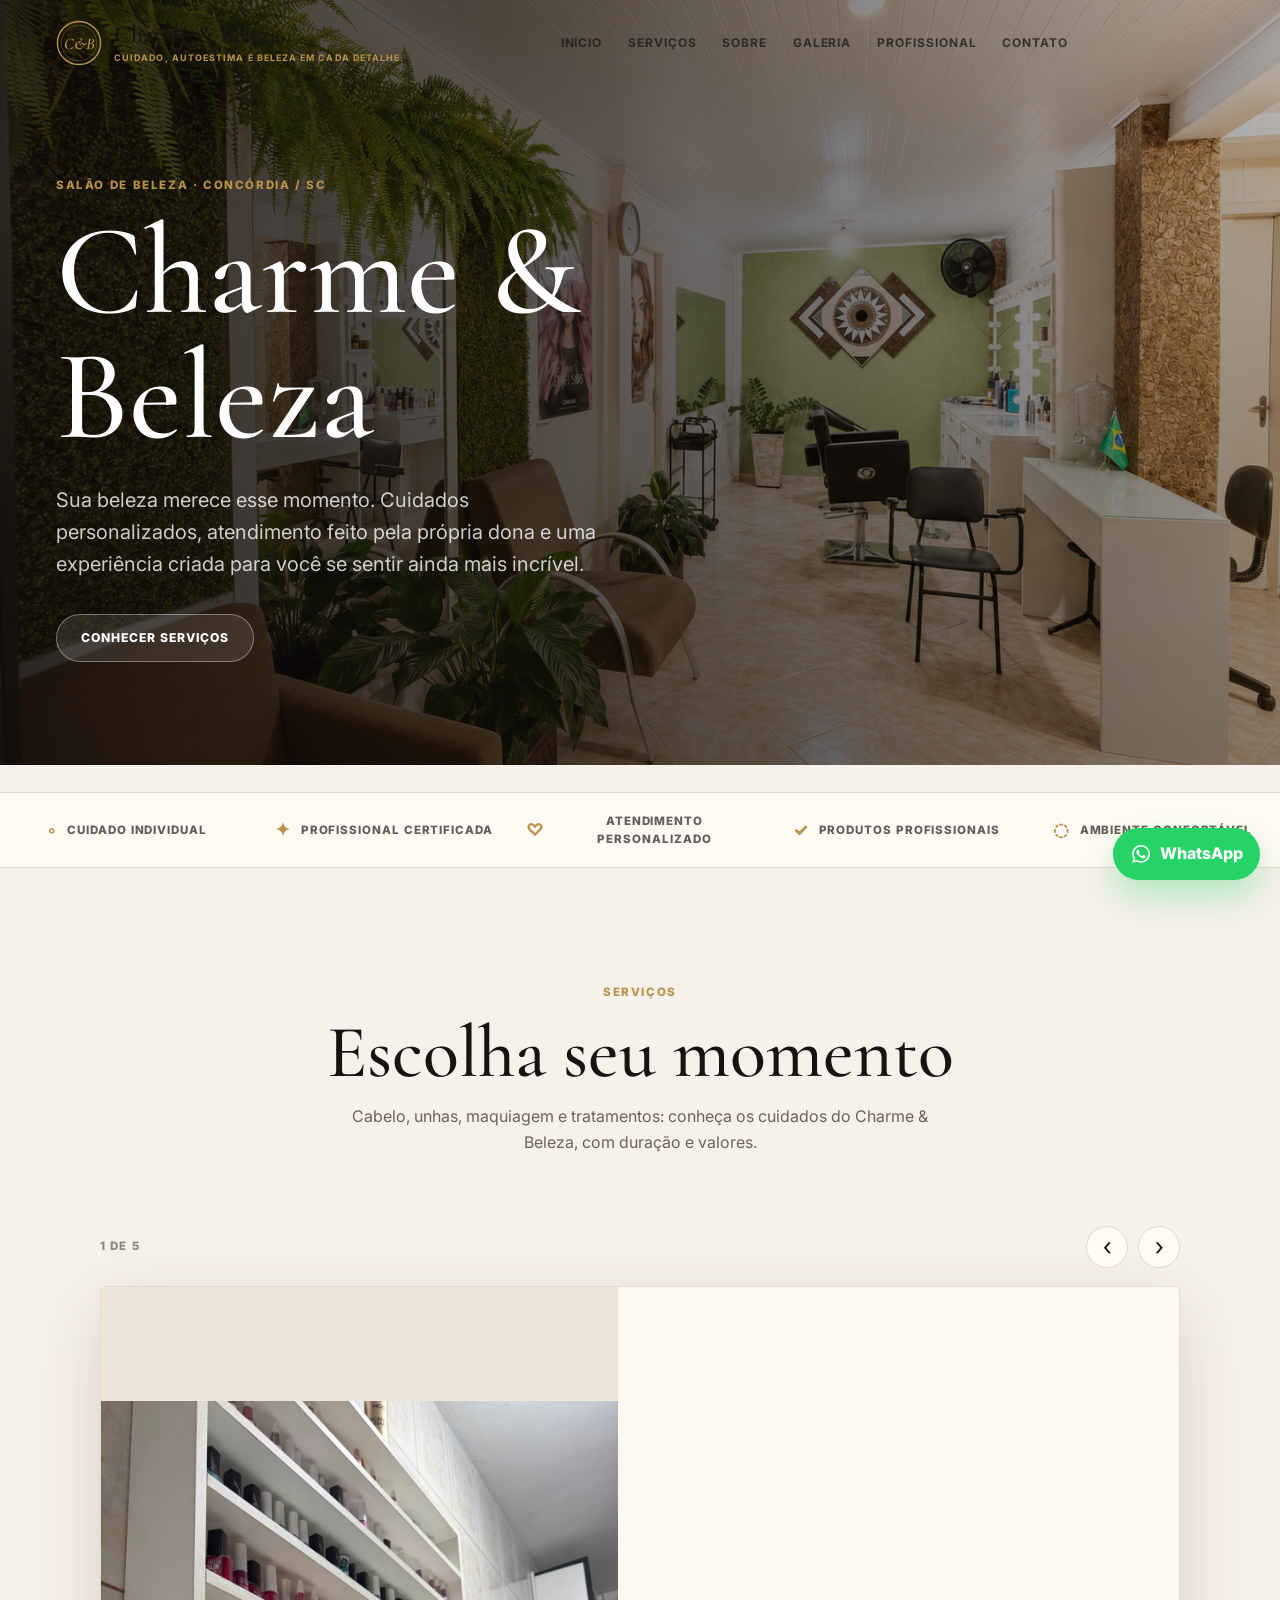
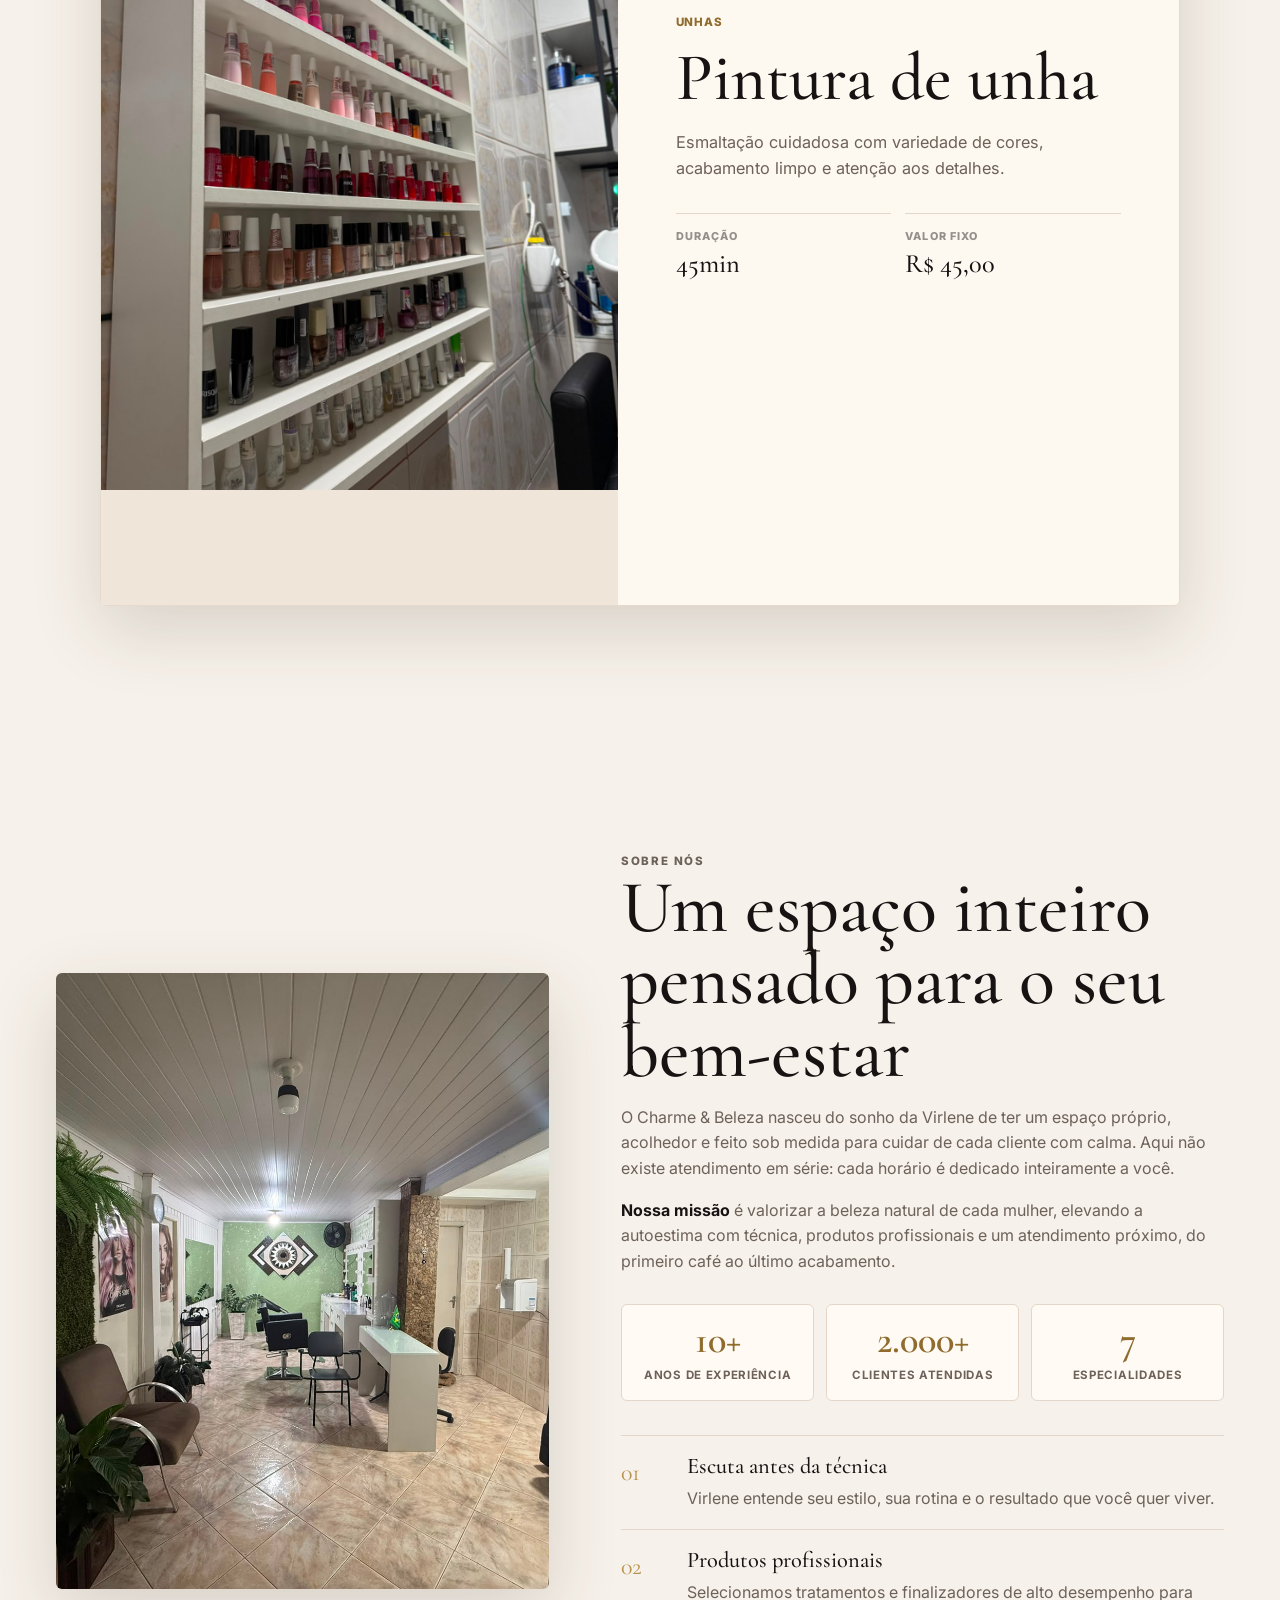
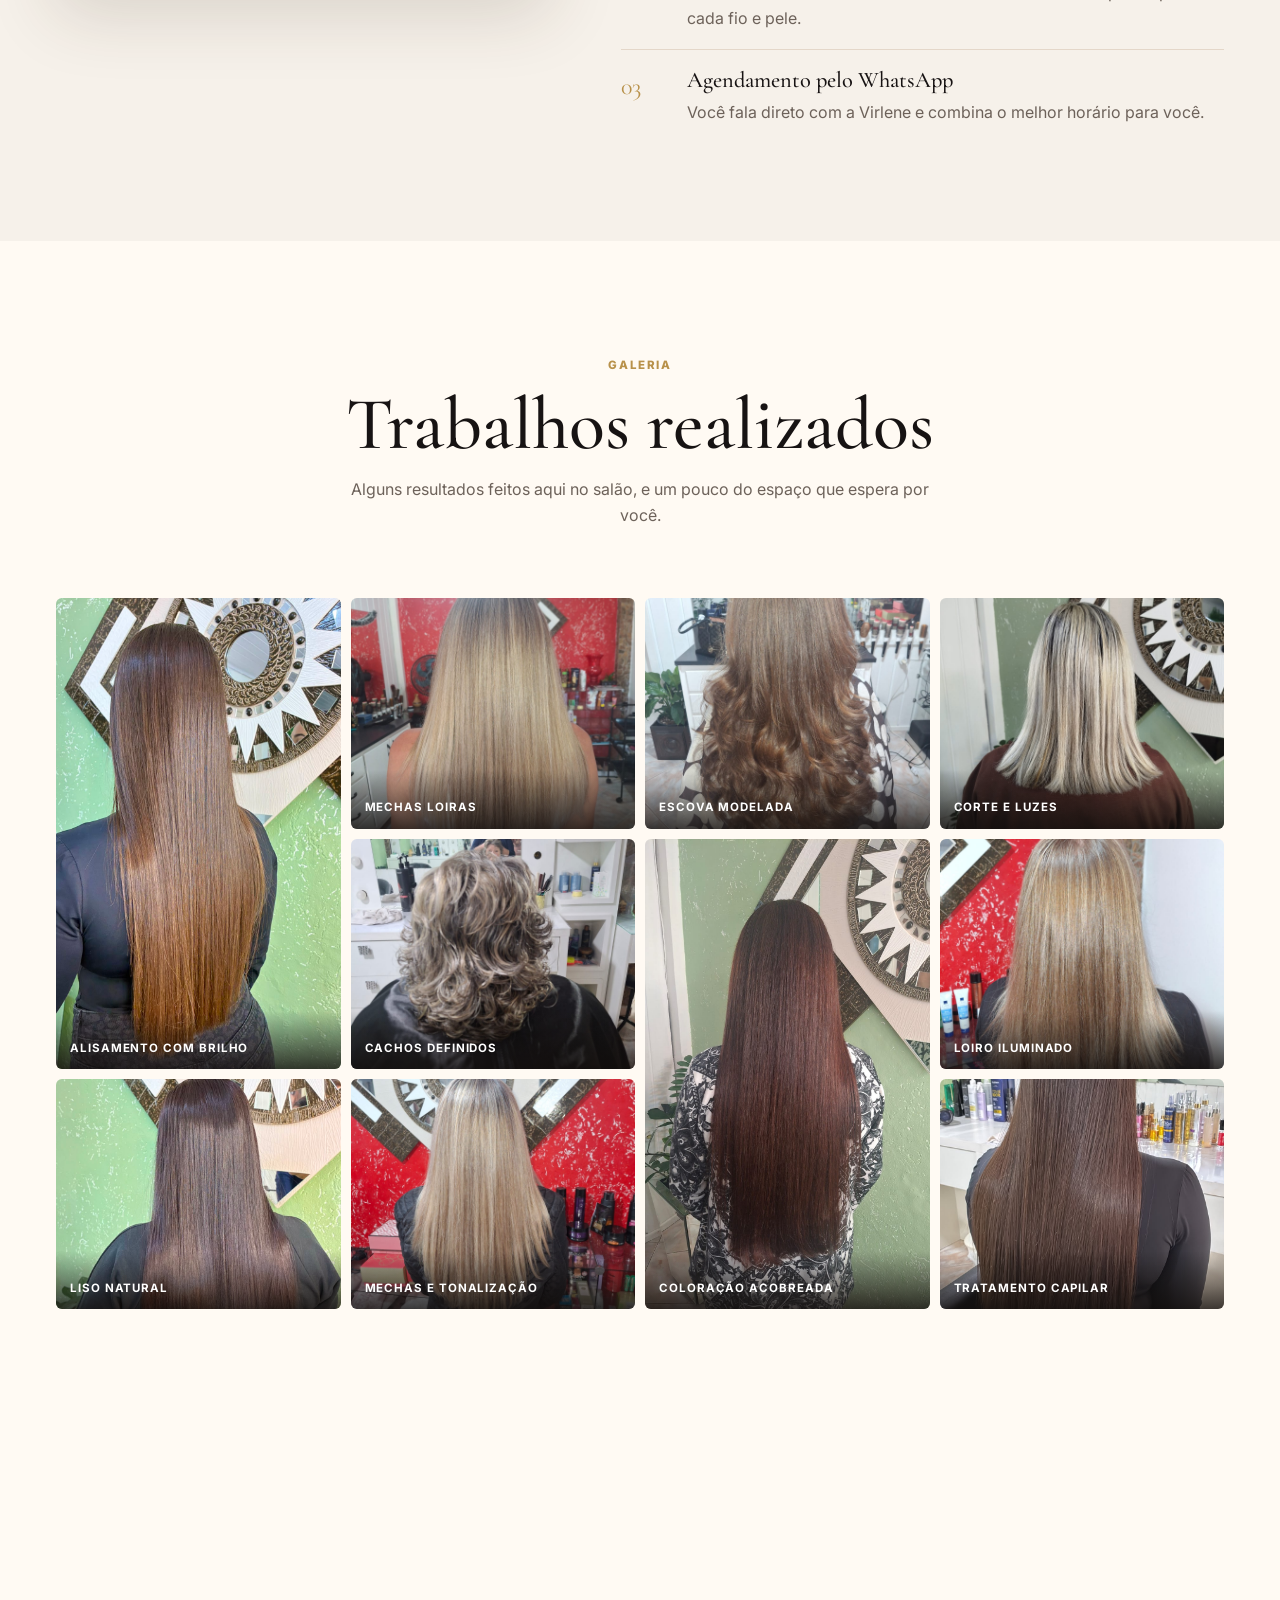
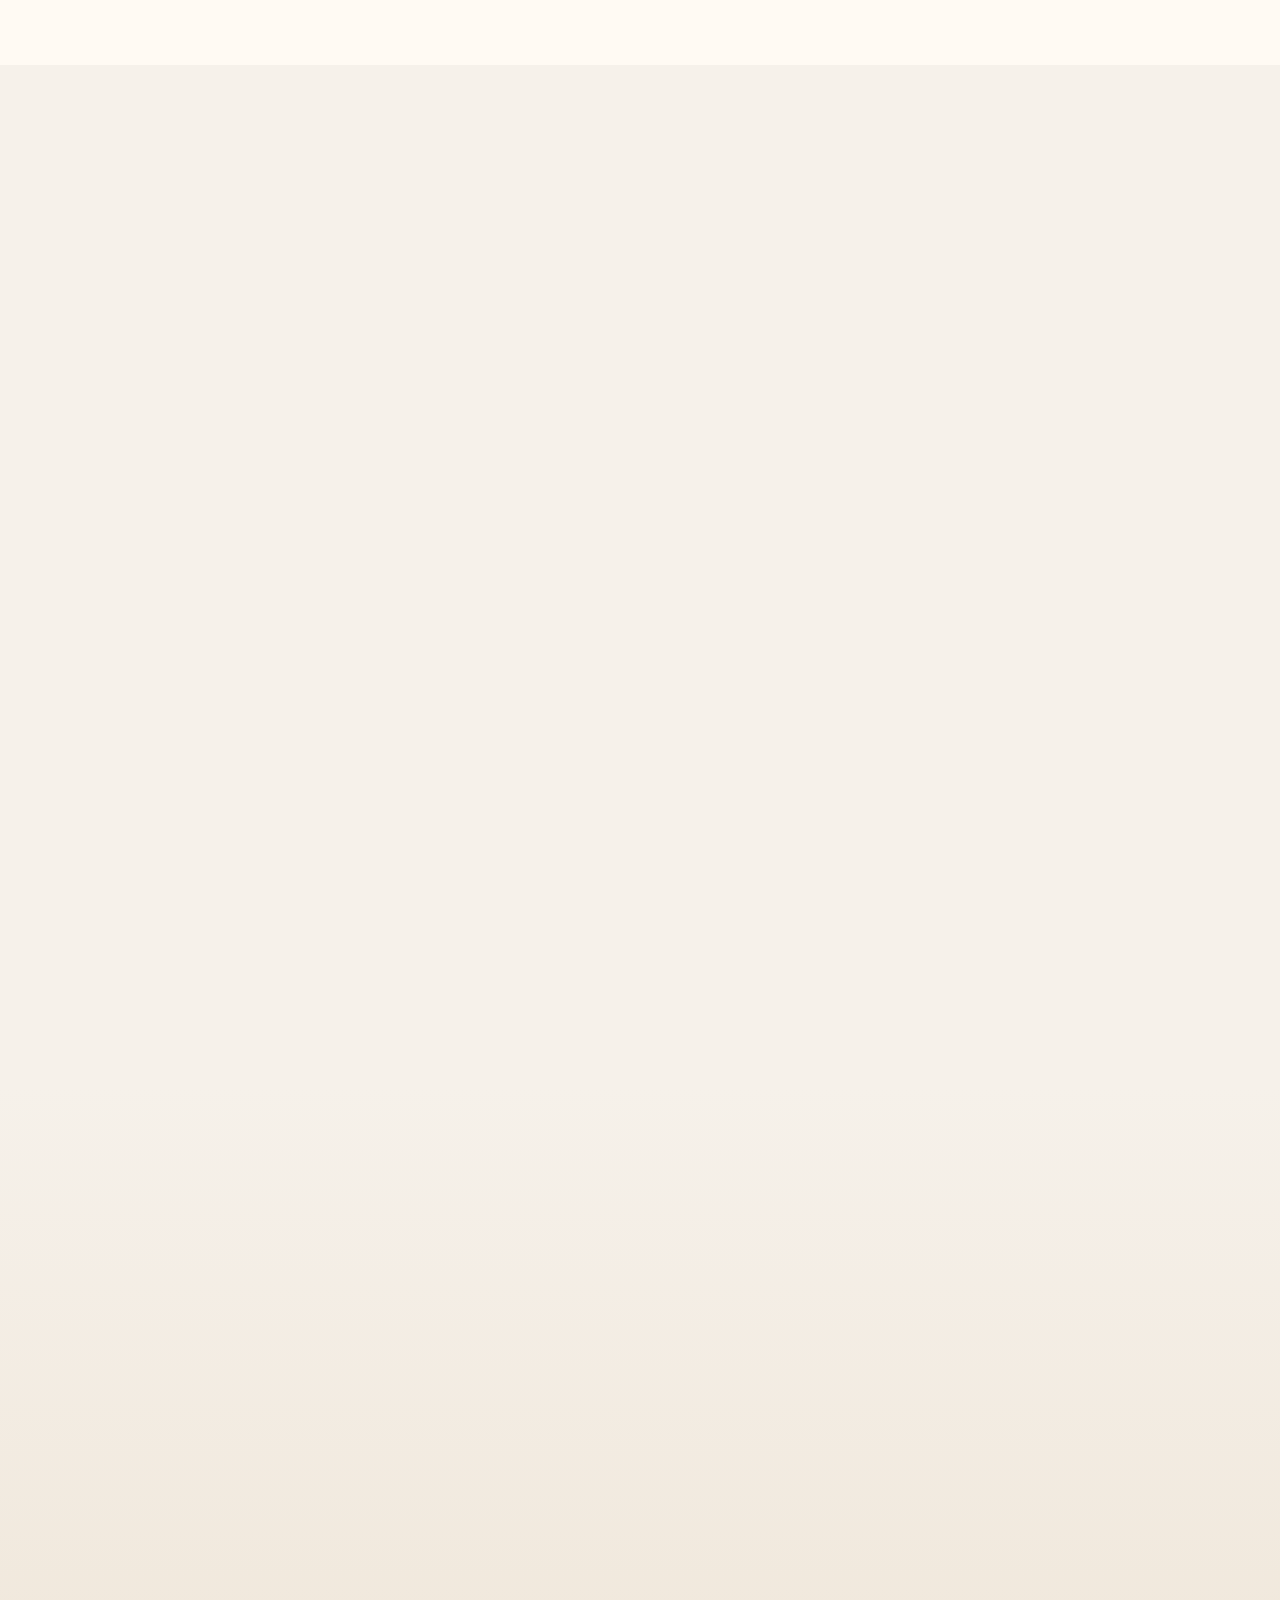
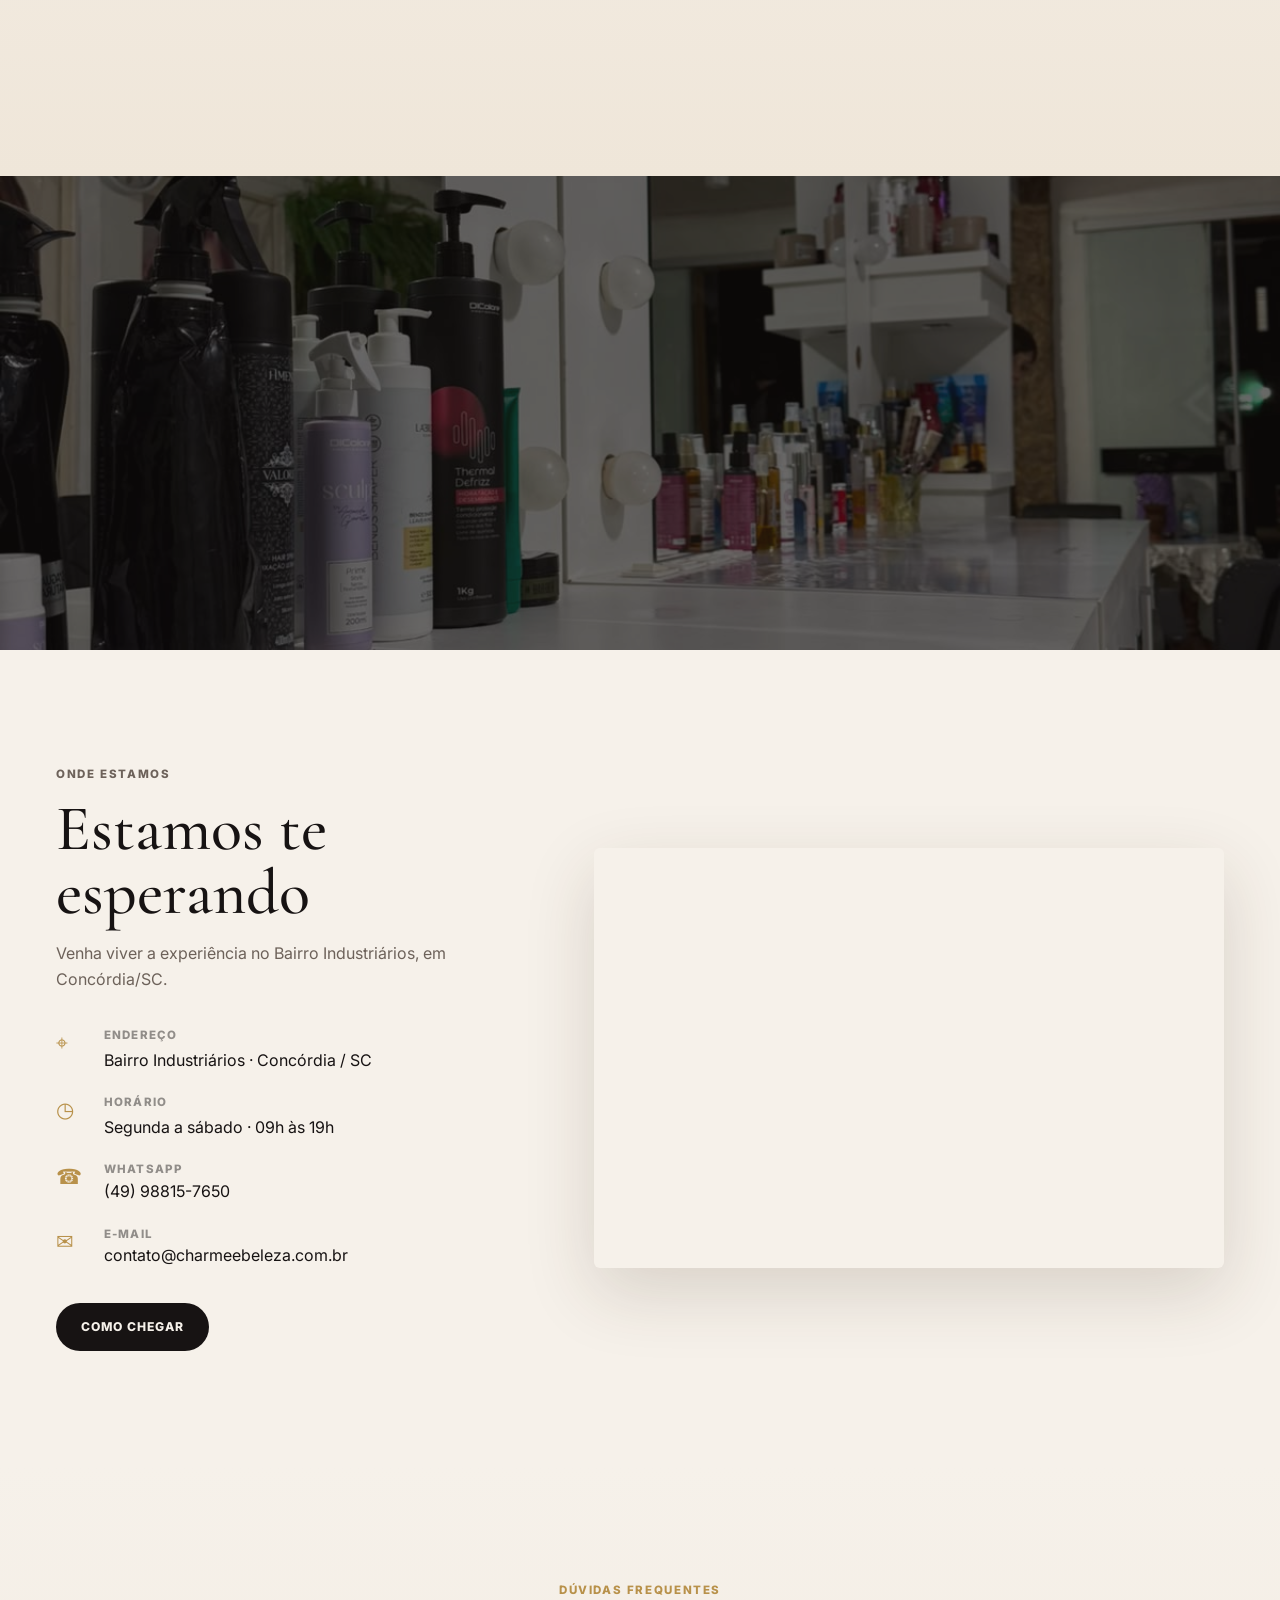
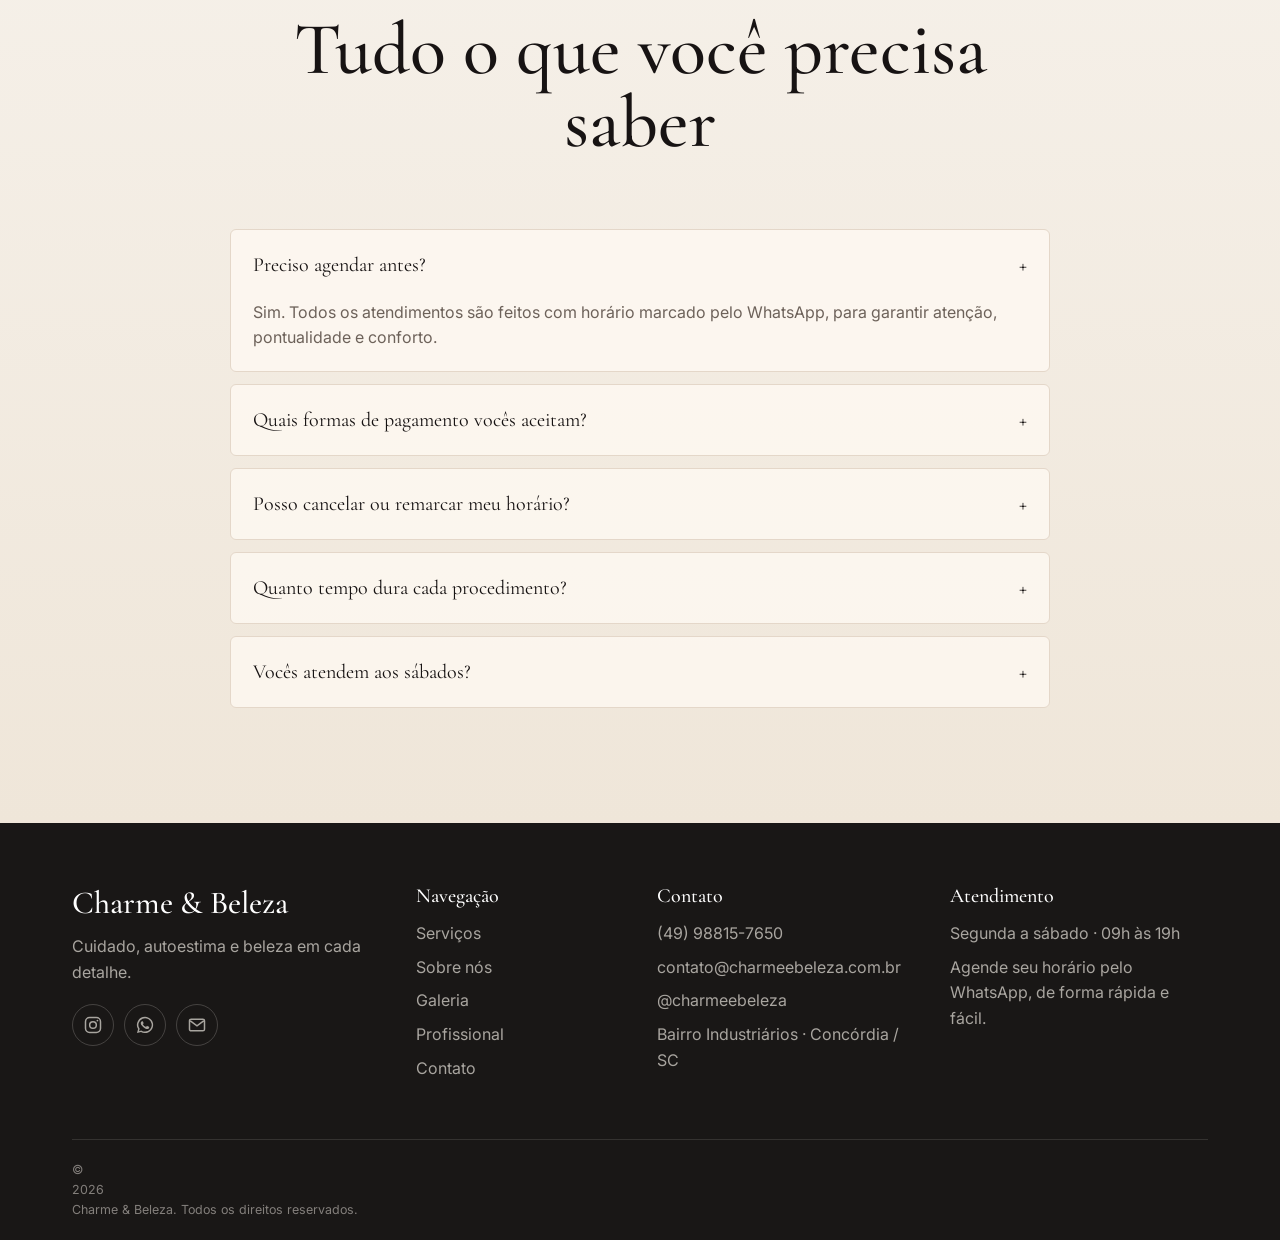
<file: index.html>
<!doctype html>
<html lang="pt-BR">
  <head>
    <meta charset="UTF-8" />
    <meta name="viewport" content="width=device-width, initial-scale=1.0" />
    <meta name="theme-color" content="#f6f1ea" />
    <title>Charme & Beleza | Salão de beleza em Concórdia/SC</title>
    <meta
      name="description"
      content="Charme & Beleza, salão de beleza no Bairro Industriários em Concórdia/SC, com atendimento feito pela própria dona."
    />
    <link rel="preconnect" href="https://fonts.googleapis.com" />
    <link rel="preconnect" href="https://fonts.gstatic.com" crossorigin />
    <link
      href="https://fonts.googleapis.com/css2?family=Cormorant+Garamond:ital,wght@0,400;0,500;0,600;1,400&family=Inter:wght@300;400;500;600;700&display=swap"
      rel="stylesheet"
    />
    <link rel="stylesheet" href="styles.css" />
  </head>
  <body>
    <header class="site-header" data-header>
      <a class="brand" href="#inicio" aria-label="Ir para o início">
        <svg class="brand-logo" viewBox="0 0 48 48" aria-hidden="true">
          <circle cx="24" cy="24" r="22.5" fill="none" stroke="currentColor" stroke-width="1.5" />
          <circle cx="24" cy="24" r="18.5" fill="none" stroke="currentColor" stroke-width="0.75" opacity="0.5" />
          <text x="24" y="30.5" text-anchor="middle" font-family="Cormorant Garamond, Georgia, serif" font-size="17" font-style="italic" fill="currentColor">C&amp;B</text>
        </svg>
        <span class="brand-text">
          <span data-salon-name>Charme & Beleza</span>
          <small>Cuidado, autoestima e beleza em cada detalhe.</small>
        </span>
      </a>

      <nav class="desktop-nav" aria-label="Navegação principal">
        <a href="#inicio">Início</a>
        <a href="#servicos">Serviços</a>
        <a href="#sobre">Sobre</a>
        <a href="#galeria">Galeria</a>
        <a href="#profissionais">Profissional</a>
        <a href="#contato">Contato</a>
      </nav>

      <div class="header-actions">
        <button class="icon-button menu-button" type="button" data-menu-toggle aria-label="Abrir menu">
          <span></span>
          <span></span>
          <span></span>
        </button>
      </div>

      <nav class="mobile-nav" data-mobile-nav aria-label="Menu mobile">
        <a href="#inicio">Início</a>
        <a href="#servicos">Serviços</a>
        <a href="#sobre">Sobre</a>
        <a href="#galeria">Galeria</a>
        <a href="#profissionais">Profissional</a>
        <a href="#contato">Contato</a>
      </nav>
    </header>

    <main>
      <section id="inicio" class="hero">
        <img
          class="hero-image"
          src="img/salao.png"
          alt="Mulher com cabelo brilhante em um salão de beleza sofisticado"
        />
        <div class="hero-overlay"></div>
        <div class="hero-content reveal">
          <p class="eyebrow">Salão de beleza · <span data-salon-city>Concórdia / SC</span></p>
          <h1>Charme & Beleza</h1>
          <p class="hero-copy">
            Sua beleza merece esse momento. Cuidados personalizados, atendimento feito pela própria dona
            e uma experiência criada para você se sentir ainda mais incrível.
          </p>
          <div class="button-row">
            <a class="btn btn-ghost-light" href="#servicos">Conhecer serviços</a>
          </div>
        </div>
      </section>

      <section class="trust-bar" aria-label="Diferenciais">
        <div>
          <span>◦</span>
          Cuidado individual
        </div>
        <div>
          <span>✦</span>
          Profissional certificada
        </div>
        <div>
          <span>♡</span>
          Atendimento personalizado
        </div>
        <div>
          <span>✓</span>
          Produtos profissionais
        </div>
        <div>
          <span>◌</span>
          Ambiente confortável
        </div>
      </section>

      <section id="servicos" class="section light-section">
        <div class="section-heading reveal">
          <p class="eyebrow">Serviços</p>
          <h2>Escolha seu momento</h2>
          <p>Cabelo, unhas, maquiagem e tratamentos: conheça os cuidados do Charme & Beleza, com duração e valores.</p>
        </div>
        <div class="service-carousel reveal" data-service-carousel tabindex="0">
          <div class="carousel-topline">
            <span data-carousel-status aria-live="polite">1 de 4</span>
            <div class="carousel-controls">
              <button class="icon-button" type="button" data-carousel-prev aria-label="Serviço anterior">‹</button>
              <button class="icon-button" type="button" data-carousel-next aria-label="Próximo serviço">›</button>
            </div>
          </div>
          <div class="carousel-viewport">
            <div class="carousel-track" data-services></div>
          </div>
        </div>
      </section>

      <section id="sobre" class="section split-section">
        <div class="split-media reveal">
          <img
            src="img/espaco.jfif"
            alt="Interior acolhedor do Charme & Beleza"
          />
        </div>
        <div class="split-content reveal">
          <p class="eyebrow">Sobre nós</p>
          <h2>Um espaço inteiro pensado para o seu bem-estar</h2>
          <p>
            O Charme & Beleza nasceu do sonho da Virlene de ter um espaço próprio, acolhedor e feito
            sob medida para cuidar de cada cliente com calma. Aqui não existe atendimento em série:
            cada horário é dedicado inteiramente a você.
          </p>
          <p>
            <strong>Nossa missão</strong> é valorizar a beleza natural de cada mulher, elevando a autoestima
            com técnica, produtos profissionais e um atendimento próximo, do primeiro café ao último acabamento.
          </p>
          <!-- Confira os números abaixo com a dona do salão antes de publicar. -->
          <dl class="about-stats">
            <div>
              <dt>10+</dt>
              <dd>anos de experiência</dd>
            </div>
            <div>
              <dt>2.000+</dt>
              <dd>clientes atendidas</dd>
            </div>
            <div>
              <dt>7</dt>
              <dd>especialidades</dd>
            </div>
          </dl>
          <div class="feature-list">
            <article>
              <span>01</span>
              <div>
                <h3>Escuta antes da técnica</h3>
                <p>Virlene entende seu estilo, sua rotina e o resultado que você quer viver.</p>
              </div>
            </article>
            <article>
              <span>02</span>
              <div>
                <h3>Produtos profissionais</h3>
                <p>Selecionamos tratamentos e finalizadores de alto desempenho para cada fio e pele.</p>
              </div>
            </article>
            <article>
              <span>03</span>
              <div>
                <h3>Agendamento pelo WhatsApp</h3>
                <p>Você fala direto com a Virlene e combina o melhor horário para você.</p>
              </div>
            </article>
          </div>
        </div>
      </section>

      <section id="galeria" class="section gallery-section">
        <div class="section-heading reveal">
          <p class="eyebrow">Galeria</p>
          <h2>Trabalhos realizados</h2>
          <p>Alguns resultados feitos aqui no salão, e um pouco do espaço que espera por você.</p>
        </div>
        <div class="gallery-grid">
          <figure class="gallery-item gallery-tall reveal">
            <img src="img/cabelo 5.jfif" alt="Cabelo longo castanho, liso e com brilho, visto de costas" loading="lazy" />
            <figcaption>Alisamento com brilho</figcaption>
          </figure>
          <figure class="gallery-item reveal">
            <img src="img/cabelo 11.jfif" alt="Cabelo loiro longo e liso após mechas" loading="lazy" />
            <figcaption>Mechas loiras</figcaption>
          </figure>
          <figure class="gallery-item reveal">
            <img src="img/cabelo 14.jfif" alt="Cabelo castanho longo finalizado com ondas" loading="lazy" />
            <figcaption>Escova modelada</figcaption>
          </figure>
          <figure class="gallery-item reveal">
            <img src="img/cabelo 4.jfif" alt="Cabelo curto com luzes loiras, corte reto" loading="lazy" />
            <figcaption>Corte e luzes</figcaption>
          </figure>
          <figure class="gallery-item reveal">
            <img src="img/cabelo 2.jfif" alt="Cabelo curto com cachos definidos e mechas claras" loading="lazy" />
            <figcaption>Cachos definidos</figcaption>
          </figure>
          <figure class="gallery-item gallery-tall reveal">
            <img src="img/cabelo liso 2.jfif" alt="Cabelo longo acobreado e liso visto de costas" loading="lazy" />
            <figcaption>Coloração acobreada</figcaption>
          </figure>
          <figure class="gallery-item reveal">
            <img src="img/cabelo 8.jfif" alt="Cabelo loiro médio com luzes e pontas alinhadas" loading="lazy" />
            <figcaption>Loiro iluminado</figcaption>
          </figure>
          <figure class="gallery-item reveal">
            <img src="img/cabelo liso.jfif" alt="Cabelo castanho escuro liso na altura dos ombros" loading="lazy" />
            <figcaption>Liso natural</figcaption>
          </figure>
          <figure class="gallery-item reveal">
            <img src="img/cabelo 9.jfif" alt="Cabelo loiro longo com mechas, visto de costas" loading="lazy" />
            <figcaption>Mechas e tonalização</figcaption>
          </figure>
          <figure class="gallery-item gallery-wide reveal">
            <img src="img/espaco2.jfif" alt="Ambiente interno do salão com poltronas, plantas e espelhos" loading="lazy" />
            <figcaption>Nosso espaço</figcaption>
          </figure>
          <figure class="gallery-item reveal">
            <img src="img/cabelo 6.jfif" alt="Cabelo longo castanho escuro, liso e alinhado" loading="lazy" />
            <figcaption>Tratamento capilar</figcaption>
          </figure>
          <figure class="gallery-item gallery-wide reveal">
            <img src="img/salao1.jfif" alt="Bancada do salão com espelho iluminado e produtos profissionais" loading="lazy" />
            <figcaption>Bancada de atendimento</figcaption>
          </figure>
        </div>
      </section>

      <section id="profissionais" class="section light-section">
        <div class="section-heading reveal">
          <p class="eyebrow">Profissional única</p>
          <h2>Virlene cuida de cada atendimento</h2>
          <p>Técnica, sensibilidade e cursos constantes reunidos em um atendimento feito de perto.</p>
        </div>
        <div class="professionals-grid" data-professionals></div>
      </section>

      <section class="section instagram-section">
        <div class="section-heading reveal">
          <p class="eyebrow">Instagram</p>
          <h2>Acompanhe nosso trabalho</h2>
          <a href="https://instagram.com/charmeebeleza" target="_blank" rel="noreferrer">@charmeebeleza</a>
        </div>
        <div class="instagram-grid" data-instagram></div>
      </section>

      <section class="final-cta">
        <img
          src="img/salao2.jfif"
          alt="Ambiente acolhedor do salão Charme & Beleza"
        />
        <div class="final-cta-content reveal">
          <h2>Pronta para cuidar de você?</h2>
          <p>Toque no botão do WhatsApp, conte o que você deseja e deixe o restante com a gente.</p>
        </div>
      </section>

      <section id="contato" class="section location-section">
        <div class="location-content reveal">
          <p class="eyebrow">Onde estamos</p>
          <h2>Estamos te esperando</h2>
          <p>Venha viver a experiência no Bairro Industriários, em Concórdia/SC.</p>
          <ul class="contact-list">
            <li>
              <span>⌖</span>
              <div>
                <strong>Endereço</strong>
                <p>Bairro Industriários · Concórdia / SC</p>
              </div>
            </li>
            <li>
              <span>◷</span>
              <div>
                <strong>Horário</strong>
                <p>Segunda a sábado · 09h às 19h</p>
              </div>
            </li>
            <li>
              <span>☎</span>
              <div>
                <strong>WhatsApp</strong>
                <a href="https://wa.me/5549988157650" target="_blank" rel="noreferrer">(49) 98815-7650</a>
              </div>
            </li>
            <li>
              <span>✉</span>
              <div>
                <strong>E-mail</strong>
                <a href="mailto:contato@charmeebeleza.com.br">contato@charmeebeleza.com.br</a>
              </div>
            </li>
          </ul>
          <a
            class="btn btn-dark"
            href="https://www.google.com/maps/dir/?api=1&destination=-27.232576292519717,-52.041101680701495"
            target="_blank"
            rel="noreferrer"
          >
            Como chegar
          </a>
        </div>
        <div class="map-box reveal">
          <iframe
            title="Mapa do Charme & Beleza"
            src="https://www.google.com/maps?q=-27.232576292519717,-52.041101680701495&output=embed"
            loading="lazy"
            referrerpolicy="no-referrer-when-downgrade"
          ></iframe>
        </div>
      </section>

      <section class="section faq-section">
        <div class="section-heading reveal">
          <p class="eyebrow">Dúvidas frequentes</p>
          <h2>Tudo o que você precisa saber</h2>
        </div>
        <div class="faq-list" data-faq></div>
      </section>
    </main>

    <footer class="site-footer">
      <div class="footer-grid">
        <div>
          <h2>Charme & Beleza</h2>
          <p>Cuidado, autoestima e beleza em cada detalhe.</p>
          <div class="social-links">
            <a href="https://instagram.com/charmeebeleza" target="_blank" rel="noreferrer" aria-label="Instagram">
              <svg viewBox="0 0 24 24" aria-hidden="true">
                <rect x="3" y="3" width="18" height="18" rx="5" fill="none" stroke="currentColor" stroke-width="1.8" />
                <circle cx="12" cy="12" r="4" fill="none" stroke="currentColor" stroke-width="1.8" />
                <circle cx="17.3" cy="6.7" r="1.1" fill="currentColor" />
              </svg>
            </a>
            <a href="https://wa.me/5549988157650" target="_blank" rel="noreferrer" aria-label="WhatsApp">
              <svg viewBox="0 0 24 24" aria-hidden="true">
                <path fill="currentColor" d="M12 2.2A9.7 9.7 0 0 0 3.7 16.9L2.4 21.6l4.8-1.3A9.7 9.7 0 1 0 12 2.2Zm0 17.7a8 8 0 0 1-4.1-1.1l-.3-.2-2.8.8.8-2.8-.2-.3A8 8 0 1 1 12 19.9Zm4.4-6c-.2-.1-1.4-.7-1.7-.8-.2-.1-.4-.1-.5.1l-.8.9c-.1.2-.3.2-.5.1a6.6 6.6 0 0 1-3.3-2.9c-.2-.4.2-.4.7-1.3.1-.2 0-.3 0-.4l-.8-1.8c-.2-.5-.4-.4-.5-.4h-.5a.9.9 0 0 0-.7.3 2.8 2.8 0 0 0-.9 2.1 4.9 4.9 0 0 0 1 2.6 11.2 11.2 0 0 0 4.3 3.8c1.6.7 2.2.7 3 .6a2.5 2.5 0 0 0 1.7-1.2 2 2 0 0 0 .1-1.2c0-.1-.2-.2-.5-.3Z" />
              </svg>
            </a>
            <a href="mailto:contato@charmeebeleza.com.br" aria-label="E-mail">
              <svg viewBox="0 0 24 24" aria-hidden="true">
                <rect x="3" y="5" width="18" height="14" rx="2" fill="none" stroke="currentColor" stroke-width="1.8" />
                <path d="m4 7 8 6 8-6" fill="none" stroke="currentColor" stroke-width="1.8" />
              </svg>
            </a>
          </div>
        </div>
        <div>
          <h3>Navegação</h3>
          <a href="#servicos">Serviços</a>
          <a href="#sobre">Sobre nós</a>
          <a href="#galeria">Galeria</a>
          <a href="#profissionais">Profissional</a>
          <a href="#contato">Contato</a>
        </div>
        <div>
          <h3>Contato</h3>
          <a href="https://wa.me/5549988157650" target="_blank" rel="noreferrer">(49) 98815-7650</a>
          <a href="mailto:contato@charmeebeleza.com.br">contato@charmeebeleza.com.br</a>
          <a href="https://instagram.com/charmeebeleza" target="_blank" rel="noreferrer">@charmeebeleza</a>
          <span>Bairro Industriários · Concórdia / SC</span>
        </div>
        <div>
          <h3>Atendimento</h3>
          <p>Segunda a sábado · 09h às 19h</p>
          <p>Agende seu horário pelo WhatsApp, de forma rápida e fácil.</p>
        </div>
      </div>
      <div class="footer-bottom">
        <span>© <span data-year></span> Charme & Beleza. Todos os direitos reservados.</span>
      </div>
    </footer>

    <a
      class="whatsapp-float"
      href="https://wa.me/5549988157650?text=Ol%C3%A1!%20Vim%20pelo%20site%20do%20Charme%20%26%20Beleza."
      target="_blank"
      rel="noreferrer"
      aria-label="Consultar disponibilidade pelo WhatsApp"
      data-whatsapp-open
    >
      <svg viewBox="0 0 24 24" aria-hidden="true">
        <path fill="currentColor" d="M12 2.2A9.7 9.7 0 0 0 3.7 16.9L2.4 21.6l4.8-1.3A9.7 9.7 0 1 0 12 2.2Zm0 17.7a8 8 0 0 1-4.1-1.1l-.3-.2-2.8.8.8-2.8-.2-.3A8 8 0 1 1 12 19.9Zm4.4-6c-.2-.1-1.4-.7-1.7-.8-.2-.1-.4-.1-.5.1l-.8.9c-.1.2-.3.2-.5.1a6.6 6.6 0 0 1-3.3-2.9c-.2-.4.2-.4.7-1.3.1-.2 0-.3 0-.4l-.8-1.8c-.2-.5-.4-.4-.5-.4h-.5a.9.9 0 0 0-.7.3 2.8 2.8 0 0 0-.9 2.1 4.9 4.9 0 0 0 1 2.6 11.2 11.2 0 0 0 4.3 3.8c1.6.7 2.2.7 3 .6a2.5 2.5 0 0 0 1.7-1.2 2 2 0 0 0 .1-1.2c0-.1-.2-.2-.5-.3Z" />
      </svg>
      <span>WhatsApp</span>
    </a>

    <dialog class="whatsapp-dialog" data-whatsapp-dialog aria-labelledby="whatsapp-dialog-title">
      <form class="whatsapp-form" data-whatsapp-form novalidate>
        <div class="whatsapp-dialog-header">
          <div>
            <small>WhatsApp</small>
            <h2 id="whatsapp-dialog-title">Consultar disponibilidade</h2>
          </div>
          <button class="whatsapp-dialog-close" type="button" data-whatsapp-close aria-label="Fechar">×</button>
        </div>
        <p class="whatsapp-dialog-intro">Preencha os dados abaixo e enviaremos sua mensagem pronta para o WhatsApp do salão.</p>
        <div class="whatsapp-form-grid">
          <div class="field wide">
            <label for="wa-nome">Seu nome</label>
            <input id="wa-nome" name="nome" autocomplete="name" placeholder="Como podemos te chamar?" required />
          </div>
          <div class="field">
            <label for="wa-tipo">Tipo de cabelo</label>
            <select id="wa-tipo" name="tipo" required>
              <option value="" disabled selected>Selecione</option>
              <option>Liso</option>
              <option>Ondulado</option>
              <option>Cacheado</option>
              <option>Crespo</option>
            </select>
          </div>
          <div class="field">
            <label for="wa-tamanho">Tamanho do cabelo</label>
            <select id="wa-tamanho" name="tamanho" required>
              <option value="" disabled selected>Selecione</option>
              <option>Curto</option>
              <option>Médio</option>
              <option>Longo</option>
            </select>
          </div>
          <div class="field wide">
            <label for="wa-servico">Serviço</label>
            <select id="wa-servico" name="servico" data-whatsapp-services required>
              <option value="" disabled selected>Selecione o serviço</option>
            </select>
          </div>
          <div class="field">
            <label for="wa-data">Data</label>
            <input id="wa-data" name="data" type="date" required />
          </div>
          <div class="field">
            <label for="wa-hora">Horário</label>
            <input id="wa-hora" name="hora" type="time" min="09:00" max="19:00" required />
          </div>
        </div>
        <p class="whatsapp-form-error" data-whatsapp-error role="alert"></p>
        <p class="whatsapp-form-note">Atendemos de segunda a sábado, das 09h às 19h. A disponibilidade será confirmada pelo WhatsApp.</p>
        <button class="btn btn-whatsapp" type="submit">Enviar pelo WhatsApp</button>
      </form>
    </dialog>

    <script src="data.js"></script>
    <script src="script.js"></script>
  </body>
</html>
</file>
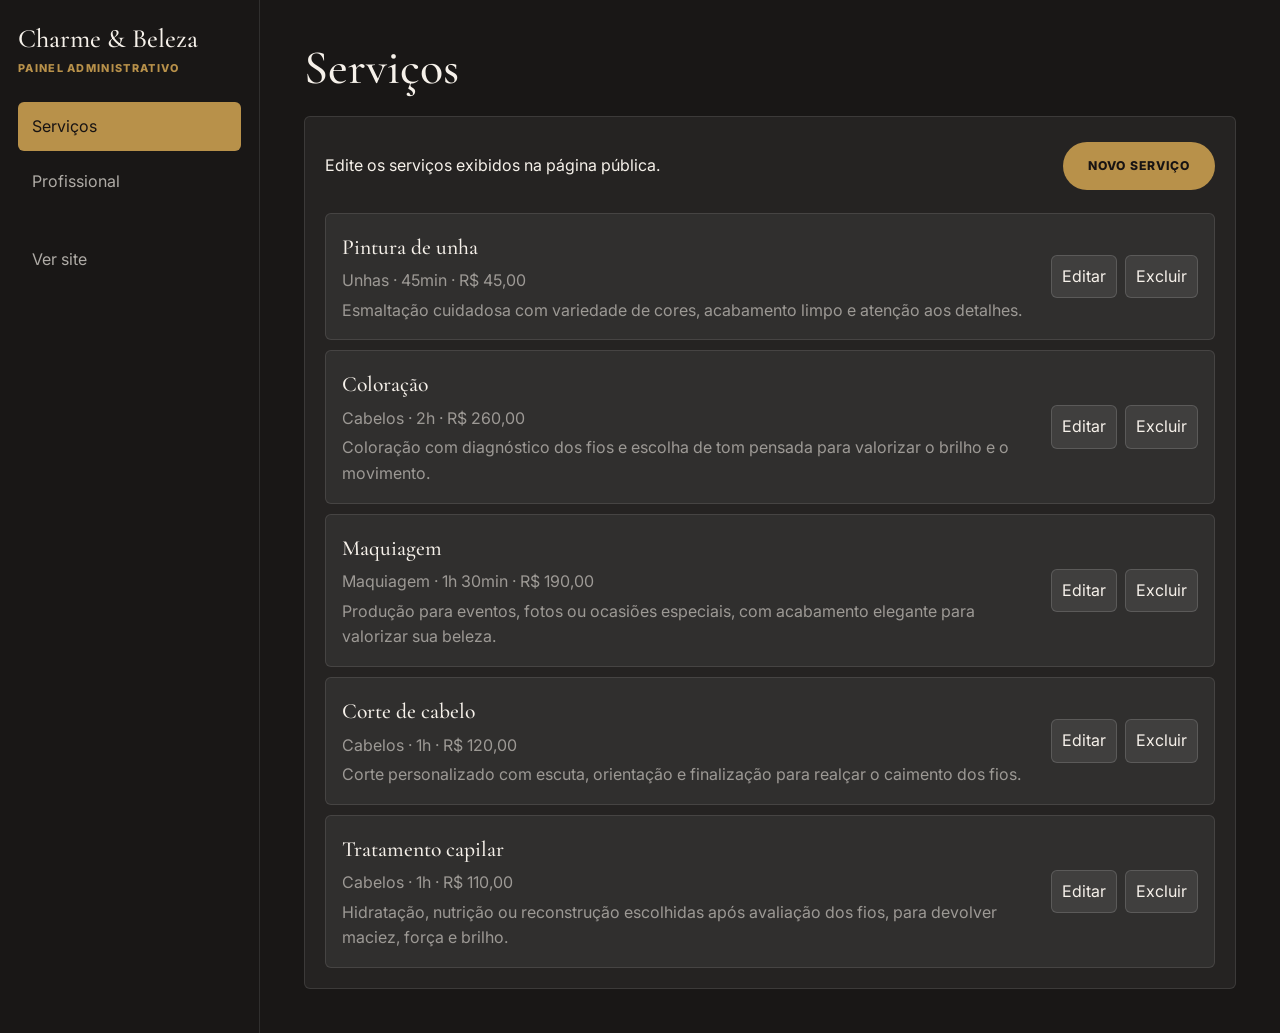
<file: admin.html>
<!doctype html>
<html lang="pt-BR">
  <head>
    <meta charset="UTF-8" />
    <meta name="viewport" content="width=device-width, initial-scale=1.0" />
    <meta name="robots" content="noindex, nofollow" />
    <title>Charme & Beleza | Painel administrativo</title>
    <link rel="preconnect" href="https://fonts.googleapis.com" />
    <link rel="preconnect" href="https://fonts.gstatic.com" crossorigin />
    <link
      href="https://fonts.googleapis.com/css2?family=Cormorant+Garamond:ital,wght@0,400;0,500;0,600;1,400&family=Inter:wght@300;400;500;600;700&display=swap"
      rel="stylesheet"
    />
    <link rel="stylesheet" href="styles.css" />
  </head>
  <body>
    <div class="admin-shell">
      <aside class="admin-sidebar">
        <h1>Charme & Beleza</h1>
        <p>Painel administrativo</p>
        <nav class="admin-nav" aria-label="Navegação administrativa">
          <button class="is-active" type="button" data-admin-tab="services">Serviços</button>
          <button type="button" data-admin-tab="professionals">Profissional</button>
        </nav>
        <a class="admin-link" href="index.html">Ver site</a>
      </aside>
      <main class="admin-main" data-admin-root></main>
    </div>

    <script src="data.js"></script>
    <script src="admin.js"></script>
  </body>
</html>
</file>
<file: styles.css>
:root {
  --bg: #f6f1ea;
  --paper: #fffaf3;
  --ink: #171313;
  --muted: #6d625a;
  --line: #e4d7c9;
  --gold: #b8914a;
  --gold-dark: #8f6b2d;
  --rose: #c98f86;
  --sage: #77856d;
  --charcoal: #191716;
  --white: #ffffff;
  --shadow: 0 24px 70px rgba(65, 45, 24, 0.16);
  --radius: 6px;
  --max-page: 1320px;
  --page-gutter: clamp(18px, 5vw, 56px);
  --font-title: "Cormorant Garamond", Georgia, serif;
  --font-body: "Inter", Arial, sans-serif;
}

* {
  box-sizing: border-box;
}

html {
  scroll-behavior: smooth;
}

body {
  margin: 0;
  background: var(--bg);
  color: var(--ink);
  font-family: var(--font-body);
  line-height: 1.6;
  min-width: 320px;
  overflow-x: hidden;
}

img {
  display: block;
  max-width: 100%;
}

a {
  color: inherit;
  text-decoration: none;
}

button,
input,
textarea,
select {
  font: inherit;
}

button {
  cursor: pointer;
}

.site-header {
  align-items: center;
  display: flex;
  gap: 24px;
  justify-content: space-between;
  left: 0;
  padding: 20px max(var(--page-gutter), calc((100vw - var(--max-page)) / 2 + 32px));
  position: fixed;
  right: 0;
  top: 0;
  transition: background 220ms ease, box-shadow 220ms ease, padding 220ms ease;
  z-index: 50;
}

.site-header.is-scrolled,
.site-header.is-open {
  background: rgba(255, 250, 243, 0.9);
  box-shadow: 0 12px 50px rgba(38, 29, 21, 0.1);
  padding-bottom: 14px;
  padding-top: 14px;
  backdrop-filter: blur(18px);
}

.brand {
  align-items: center;
  display: flex;
  gap: 12px;
  font-family: var(--font-title);
  font-size: clamp(1.28rem, 1.9vw, 1.8rem);
  font-weight: 600;
  letter-spacing: 0;
  line-height: 1;
  min-width: max-content;
}

.brand-logo {
  color: var(--gold);
  flex: none;
  height: 46px;
  width: 46px;
}

.brand-text {
  display: grid;
}

.brand small {
  color: var(--gold);
  font-family: var(--font-body);
  font-size: 0.56rem;
  font-weight: 700;
  letter-spacing: 0.12em;
  margin-top: 6px;
  text-transform: uppercase;
}

.desktop-nav {
  align-items: center;
  display: flex;
  gap: clamp(14px, 2vw, 30px);
}

.desktop-nav a,
.mobile-nav a {
  color: rgba(23, 19, 19, 0.72);
  font-size: 0.75rem;
  font-weight: 700;
  letter-spacing: 0.08em;
  text-transform: uppercase;
  transition: color 180ms ease;
}

.desktop-nav a:hover,
.mobile-nav a:hover {
  color: var(--gold-dark);
}

.header-actions {
  align-items: center;
  display: flex;
  gap: 12px;
}

.icon-button {
  align-items: center;
  background: rgba(255, 250, 243, 0.64);
  border: 1px solid rgba(23, 19, 19, 0.16);
  border-radius: 999px;
  color: var(--ink);
  display: inline-flex;
  height: 42px;
  justify-content: center;
  width: 42px;
}

.menu-button {
  display: none;
  flex-direction: column;
  gap: 4px;
}

.menu-button span {
  background: currentColor;
  display: block;
  height: 2px;
  width: 18px;
}

.mobile-nav {
  background: rgba(255, 250, 243, 0.97);
  border-top: 1px solid var(--line);
  display: none;
  left: 0;
  padding: 18px;
  position: absolute;
  right: 0;
  top: 100%;
}

.mobile-nav a,
.mobile-nav button {
  margin: 5px 0;
}

.mobile-nav.is-open {
  display: grid;
}

.btn {
  align-items: center;
  border: 1px solid transparent;
  border-radius: 999px;
  display: inline-flex;
  font-size: 0.76rem;
  font-weight: 800;
  gap: 8px;
  justify-content: center;
  letter-spacing: 0.08em;
  min-height: 48px;
  padding: 0 24px;
  text-align: center;
  text-transform: uppercase;
  transition: background 180ms ease, border-color 180ms ease, color 180ms ease, transform 180ms ease;
}

.btn:hover {
  transform: translateY(-1px);
}

.btn-small {
  min-height: 42px;
  padding: 0 18px;
}

.btn-dark {
  background: var(--ink);
  color: var(--bg);
}

.btn-dark:hover {
  background: var(--gold-dark);
}

.btn-gold {
  background: var(--gold);
  color: var(--ink);
}

.btn-gold:hover {
  background: var(--paper);
}

.btn-outline {
  background: transparent;
  border-color: rgba(23, 19, 19, 0.22);
  color: var(--ink);
}

.btn-outline:hover {
  border-color: var(--gold);
  color: var(--gold-dark);
}

.btn-ghost-light {
  background: rgba(255, 255, 255, 0.1);
  border-color: rgba(255, 255, 255, 0.36);
  color: var(--white);
}

.btn-ghost-light:hover {
  background: rgba(255, 255, 255, 0.22);
}

.hero {
  align-items: center;
  display: flex;
  min-height: min(900px, 88svh);
  overflow: hidden;
  padding: 118px max(var(--page-gutter), calc((100vw - var(--max-page)) / 2 + 32px)) 72px;
  position: relative;
}

.hero::after {
  background: var(--bg);
  bottom: -1px;
  content: "";
  height: 28px;
  left: 0;
  position: absolute;
  right: 0;
}

.hero-image {
  height: 100%;
  inset: 0;
  object-fit: cover;
  object-position: center;
  position: absolute;
  width: 100%;
}

.hero-overlay {
  background:
    linear-gradient(90deg, rgba(13, 10, 9, 0.8) 0%, rgba(13, 10, 9, 0.58) 44%, rgba(13, 10, 9, 0.18) 100%),
    linear-gradient(0deg, rgba(13, 10, 9, 0.38), rgba(13, 10, 9, 0.12));
  inset: 0;
  position: absolute;
}

.hero-content {
  color: var(--white);
  max-width: min(700px, 100%);
  position: relative;
  z-index: 1;
}

.eyebrow {
  color: var(--gold);
  font-size: 0.72rem;
  font-weight: 800;
  letter-spacing: 0.14em;
  margin: 0 0 14px;
  text-transform: uppercase;
}

.hero h1,
.section h2,
.final-cta h2,
.split-content h2 {
  font-family: var(--font-title);
  font-weight: 500;
  letter-spacing: 0;
  line-height: 0.98;
  margin: 0;
}

.hero h1 {
  font-size: clamp(3.5rem, 10vw, 8.2rem);
}

.hero-copy {
  color: rgba(255, 255, 255, 0.78);
  font-size: clamp(1rem, 1.8vw, 1.25rem);
  margin: 24px 0 0;
  max-width: 560px;
}

.button-row {
  display: flex;
  flex-wrap: wrap;
  gap: 12px;
  margin-top: 34px;
}

.trust-bar {
  background: var(--paper);
  border-bottom: 1px solid var(--line);
  border-top: 1px solid var(--line);
  display: grid;
  gap: 1px;
  grid-template-columns: repeat(5, 1fr);
}

.trust-bar div {
  align-items: center;
  color: rgba(23, 19, 19, 0.68);
  display: flex;
  font-size: 0.72rem;
  font-weight: 800;
  gap: 10px;
  justify-content: center;
  letter-spacing: 0.08em;
  min-height: 74px;
  padding: 14px;
  text-align: center;
  text-transform: uppercase;
}

.trust-bar span {
  color: var(--gold);
  font-size: 1.1rem;
}

.section {
  padding: clamp(72px, 9vw, 126px) max(var(--page-gutter), calc((100vw - var(--max-page)) / 2 + 32px));
}

.light-section {
  background: var(--bg);
}

.soft-section,
.instagram-section,
.faq-section {
  background: linear-gradient(180deg, var(--bg), #efe6d9);
}

.dark-section {
  background: var(--charcoal);
  color: var(--bg);
}

.section-heading {
  margin: 0 auto clamp(42px, 6vw, 70px);
  max-width: 720px;
  text-align: center;
}

.section-heading h2,
.split-content h2,
.final-cta h2 {
  font-size: clamp(2.4rem, 5.8vw, 4.9rem);
}

.section-heading p:not(.eyebrow),
.split-content > p,
.final-cta p,
.center-block p {
  color: var(--muted);
  margin: 16px auto 0;
  max-width: 610px;
}

.dark-section .section-heading p:not(.eyebrow),
.dark-section .center-block p {
  color: rgba(246, 241, 234, 0.7);
}

.professional-card,
.insta-tile {
  border-radius: var(--radius);
  overflow: hidden;
  position: relative;
}

.professional-card img,
.insta-tile img {
  height: 100%;
  object-fit: cover;
  transition: transform 600ms ease, filter 600ms ease;
  width: 100%;
}

.professional-card:hover img,
.insta-tile:hover img {
  transform: scale(1.055);
}

.professional-card::after,
.insta-tile::after {
  background: linear-gradient(0deg, rgba(18, 14, 12, 0.78), rgba(18, 14, 12, 0.08) 62%, transparent);
  content: "";
  inset: 0;
  position: absolute;
}

.professional-card-content {
  bottom: 0;
  left: 0;
  padding: 24px;
  position: absolute;
  right: 0;
  z-index: 1;
}

.professional-card h3 {
  font-family: var(--font-title);
  font-size: 2rem;
  font-weight: 500;
  line-height: 1;
  margin: 0;
}

.professional-card p {
  color: rgba(255, 255, 255, 0.76);
  margin: 10px 0 0;
}

.service-carousel {
  margin: 0 auto;
  max-width: 1080px;
  outline: none;
}

.service-carousel:focus-visible {
  box-shadow: 0 0 0 3px rgba(184, 145, 74, 0.28);
}

.carousel-topline {
  align-items: center;
  display: flex;
  gap: 18px;
  justify-content: space-between;
  margin-bottom: 18px;
}

.carousel-topline > span {
  color: rgba(23, 19, 19, 0.48);
  font-size: 0.72rem;
  font-weight: 800;
  letter-spacing: 0.1em;
  text-transform: uppercase;
}

.carousel-controls {
  display: flex;
  gap: 10px;
}

.carousel-controls .icon-button {
  background: var(--paper);
  border-color: var(--line);
  font-size: 1.55rem;
  line-height: 1;
  transition: background 180ms ease, border-color 180ms ease, color 180ms ease, opacity 180ms ease;
}

.carousel-controls .icon-button:hover {
  background: var(--ink);
  border-color: var(--ink);
  color: var(--bg);
}

.carousel-controls .icon-button:disabled {
  cursor: not-allowed;
  opacity: 0.38;
}

.carousel-controls .icon-button:disabled:hover {
  background: var(--paper);
  border-color: var(--line);
  color: var(--ink);
}

.carousel-viewport {
  border: 1px solid rgba(228, 215, 201, 0.9);
  border-radius: var(--radius);
  box-shadow: var(--shadow);
  overflow: hidden;
  touch-action: pan-y;
}

.carousel-track {
  --slide: 0;
  display: flex;
  transform: translateX(calc(var(--slide) * -100%));
  transition: transform 420ms ease;
}

.service-card {
  background: rgba(255, 250, 243, 0.78);
  display: grid;
  flex: 0 0 100%;
  grid-template-columns: minmax(280px, 0.92fr) minmax(0, 1fr);
  min-height: 520px;
}

.service-card-media {
  background: #efe6d9;
  display: grid;
  min-height: 100%;
  overflow: hidden;
  place-items: center;
}

.service-card-media img {
  height: 100%;
  min-height: 0;
  object-fit: contain;
  object-position: center;
  width: 100%;
}

.service-card-body {
  align-self: center;
  display: flex;
  flex-direction: column;
  min-width: 0;
  padding: clamp(28px, 5vw, 58px);
}

.service-pill,
.meta {
  color: var(--gold-dark);
  display: block;
  font-size: 0.72rem;
  font-weight: 800;
  letter-spacing: 0.08em;
  text-transform: uppercase;
}

.meta {
  margin-top: 8px;
}

.service-card h3 {
  font-family: var(--font-title);
  font-size: 4.2rem;
  font-weight: 500;
  line-height: 0.98;
  margin: 14px 0 0;
}

.service-card p {
  color: var(--muted);
  font-size: 1.02rem;
  margin: 18px 0 0;
  max-width: 520px;
}

.service-facts {
  display: grid;
  gap: 14px;
  grid-template-columns: repeat(2, minmax(0, 1fr));
  margin-top: 32px;
}

.service-facts div {
  border-top: 1px solid var(--line);
  padding-top: 14px;
}

.service-facts small {
  color: rgba(23, 19, 19, 0.46);
  display: block;
  font-size: 0.68rem;
  font-weight: 800;
  letter-spacing: 0.1em;
  text-transform: uppercase;
}

.service-facts strong {
  display: block;
  font-family: var(--font-title);
  font-size: 1.65rem;
  font-weight: 500;
  line-height: 1.1;
  margin-top: 4px;
}

.service-card .btn {
  align-self: flex-start;
  margin-top: 32px;
}

.center-block {
  margin: 52px auto 0;
  max-width: 620px;
  text-align: center;
}

.center-block .btn {
  margin-top: 24px;
}

.split-section,
.location-section {
  align-items: center;
  background: var(--bg);
  display: grid;
  gap: clamp(32px, 6vw, 72px);
  grid-template-columns: minmax(0, 0.9fr) minmax(0, 1.1fr);
}

.split-media,
.map-box {
  border-radius: var(--radius);
  box-shadow: var(--shadow);
  overflow: hidden;
}

.split-media {
  aspect-ratio: 4 / 5;
}

.split-media img {
  border: 0;
  height: 100%;
  object-fit: cover;
  width: 100%;
}

.map-box {
  position: relative;
}

.map-box iframe {
  border: 0;
  display: block;
  height: 100%;
  inset: 0;
  position: absolute;
  width: 100%;
}

.split-content > p strong {
  color: var(--ink);
}

.about-stats {
  display: grid;
  gap: 12px;
  grid-template-columns: repeat(3, minmax(0, 1fr));
  margin: 30px 0 0;
}

.about-stats div {
  background: var(--paper);
  border: 1px solid var(--line);
  border-radius: var(--radius);
  padding: 16px;
  text-align: center;
}

.about-stats dt {
  color: var(--gold-dark);
  font-family: var(--font-title);
  font-size: clamp(1.8rem, 3vw, 2.4rem);
  font-weight: 600;
  line-height: 1;
}

.about-stats dd {
  color: var(--muted);
  font-size: 0.72rem;
  font-weight: 700;
  letter-spacing: 0.06em;
  margin: 6px 0 0;
  text-transform: uppercase;
}

.gallery-section {
  background: var(--paper);
}

.gallery-grid {
  display: grid;
  gap: 10px;
  grid-auto-flow: dense;
  grid-auto-rows: clamp(150px, 18vw, 240px);
  grid-template-columns: repeat(4, minmax(0, 1fr));
  margin: 0 auto;
  max-width: var(--max-page);
}

.gallery-item {
  background: var(--charcoal);
  border-radius: var(--radius);
  margin: 0;
  overflow: hidden;
  position: relative;
}

.gallery-tall {
  grid-row: span 2;
}

.gallery-wide {
  grid-column: span 2;
}

.gallery-item img {
  height: 100%;
  object-fit: cover;
  transition: transform 600ms ease;
  width: 100%;
}

.gallery-item:hover img {
  transform: scale(1.05);
}

.gallery-item figcaption {
  background: linear-gradient(0deg, rgba(18, 14, 12, 0.78), transparent);
  bottom: 0;
  color: var(--white);
  font-size: 0.72rem;
  font-weight: 700;
  left: 0;
  letter-spacing: 0.08em;
  padding: 28px 14px 12px;
  position: absolute;
  right: 0;
  text-transform: uppercase;
}

.feature-list {
  display: grid;
  gap: 18px;
  margin-top: 34px;
}

.feature-list article {
  border-top: 1px solid var(--line);
  display: grid;
  gap: 18px;
  grid-template-columns: 48px 1fr;
  padding-top: 18px;
}

.feature-list span {
  color: var(--gold);
  font-family: var(--font-title);
  font-size: 1.5rem;
}

.feature-list h3 {
  font-family: var(--font-title);
  font-size: 1.4rem;
  font-weight: 500;
  line-height: 1.1;
  margin: 0;
}

.feature-list p {
  color: var(--muted);
  margin: 7px 0 0;
}

.professionals-grid {
  display: grid;
  gap: 20px;
  grid-template-columns: repeat(3, minmax(0, 1fr));
  margin: 0 auto;
  max-width: var(--max-page);
}

.professionals-grid.single-profile {
  align-items: stretch;
  grid-template-columns: minmax(0, 1.15fr) minmax(300px, 0.85fr);
  max-width: 1160px;
}

.professional-card {
  aspect-ratio: 3 / 4;
  background: var(--charcoal);
  box-shadow: var(--shadow);
}

.professional-card img {
  filter: grayscale(0.7);
}

.professional-card:hover img {
  filter: grayscale(0);
}

.professional-card .btn {
  margin-top: 18px;
}

.owner-card {
  background: rgba(255, 250, 243, 0.82);
  border: 1px solid var(--line);
  border-radius: var(--radius);
  box-shadow: var(--shadow);
  display: grid;
  grid-template-columns: minmax(250px, 0.78fr) minmax(0, 1fr);
  min-width: 0;
  overflow: hidden;
}

.owner-photo {
  background: var(--charcoal);
  min-height: 100%;
}

.owner-photo img {
  height: 100%;
  object-fit: cover;
  object-position: 28% center;
  width: 100%;
}

.owner-profile {
  align-self: center;
  min-width: 0;
  padding: clamp(24px, 4vw, 42px);
}

.owner-profile h3 {
  font-family: var(--font-title);
  font-size: clamp(2rem, 4vw, 3.35rem);
  font-weight: 500;
  line-height: 1;
  margin: 0;
}

.owner-profile p {
  color: var(--muted);
  font-size: 1rem;
  margin: 16px 0 0;
}

.owner-profile .btn {
  margin-top: 24px;
}

.credentials-card {
  background: rgba(255, 250, 243, 0.82);
  border: 1px solid var(--line);
  border-radius: var(--radius);
  box-shadow: var(--shadow);
  display: flex;
  flex-direction: column;
  justify-content: center;
  padding: clamp(24px, 5vw, 42px);
}

.credentials-card h3 {
  font-family: var(--font-title);
  font-size: clamp(2rem, 4vw, 3rem);
  font-weight: 500;
  line-height: 1;
  margin: 0;
}

.credentials-card p:not(.eyebrow) {
  color: var(--muted);
  margin: 14px 0 0;
}

.tag-list,
.mini-tags,
.admin-tags {
  display: flex;
  flex-wrap: wrap;
  gap: 8px;
}

.tag-list {
  margin-top: 26px;
}

.tag-list span,
.mini-tags span,
.admin-tags span {
  border: 1px solid rgba(184, 145, 74, 0.34);
  border-radius: 999px;
  color: var(--gold-dark);
  font-size: 0.72rem;
  font-weight: 800;
  letter-spacing: 0.05em;
  padding: 8px 11px;
  text-transform: uppercase;
}

.mini-tags {
  margin-top: 14px;
}

.mini-tags span {
  border-color: rgba(255, 255, 255, 0.3);
  color: rgba(255, 255, 255, 0.82);
  font-size: 0.62rem;
  padding: 5px 8px;
}

.instagram-grid {
  display: grid;
  gap: 10px;
  grid-template-columns: repeat(6, minmax(0, 1fr));
  margin: 0 auto;
  max-width: var(--max-page);
}

.insta-tile {
  aspect-ratio: 1;
  background: var(--charcoal);
}

.insta-tile span {
  color: var(--white);
  font-size: 1.4rem;
  inset: 0;
  opacity: 0;
  place-items: center;
  position: absolute;
  transition: opacity 200ms ease;
  z-index: 2;
}

.insta-tile:hover span {
  display: grid;
  opacity: 1;
}

.final-cta {
  align-items: center;
  color: var(--white);
  display: grid;
  min-height: 460px;
  overflow: hidden;
  padding: clamp(72px, 10vw, 140px) 20px;
  place-items: center;
  position: relative;
  text-align: center;
}

.final-cta img {
  height: 100%;
  inset: 0;
  object-fit: cover;
  position: absolute;
  width: 100%;
}

.final-cta::after {
  background: rgba(17, 13, 12, 0.62);
  content: "";
  inset: 0;
  position: absolute;
}

.final-cta-content {
  max-width: 780px;
  position: relative;
  z-index: 1;
}

.final-cta p {
  color: rgba(255, 255, 255, 0.8);
  font-size: 1.1rem;
}

.final-cta .btn {
  margin-top: 30px;
}

.location-section {
  grid-template-columns: minmax(0, 0.85fr) minmax(0, 1.15fr);
  align-items: center;
}

.location-content h2 {
  font-family: var(--font-title);
  font-size: clamp(2.3rem, 5vw, 4.4rem);
  font-weight: 500;
  line-height: 1;
  margin: 0;
}

.location-content > p {
  color: var(--muted);
}

.contact-list {
  display: grid;
  gap: 20px;
  list-style: none;
  margin: 34px 0;
  padding: 0;
}

.contact-list li {
  display: grid;
  gap: 14px;
  grid-template-columns: 34px 1fr;
}

.contact-list span {
  color: var(--gold);
  font-size: 1.3rem;
}

.contact-list strong {
  color: rgba(23, 19, 19, 0.45);
  display: block;
  font-size: 0.72rem;
  font-weight: 800;
  letter-spacing: 0.1em;
  text-transform: uppercase;
}

.contact-list p,
.contact-list a {
  color: var(--ink);
  margin: 3px 0 0;
}

.map-box {
  min-height: 420px;
}

.faq-list {
  display: grid;
  gap: 12px;
  margin: 0 auto;
  max-width: 820px;
}

.faq-item {
  background: rgba(255, 250, 243, 0.76);
  border: 1px solid var(--line);
  border-radius: var(--radius);
  overflow: hidden;
}

.faq-question {
  align-items: center;
  background: transparent;
  border: 0;
  color: var(--ink);
  display: flex;
  font-family: var(--font-title);
  font-size: 1.25rem;
  justify-content: space-between;
  padding: 19px 22px;
  text-align: left;
  width: 100%;
}

.faq-answer {
  color: var(--muted);
  display: none;
  padding: 0 22px 20px;
}

.faq-item.is-open .faq-answer {
  display: block;
}

.site-footer {
  background: var(--charcoal);
  color: var(--bg);
  padding: 62px clamp(20px, 6vw, 72px) 0;
}

.footer-grid {
  display: grid;
  gap: 34px;
  grid-template-columns: 1.2fr 0.8fr 1fr 1fr;
  margin: 0 auto;
  max-width: var(--max-page);
}

.site-footer h2,
.site-footer h3 {
  color: var(--white);
  font-family: var(--font-title);
  font-weight: 500;
  line-height: 1.1;
  margin: 0 0 14px;
}

.site-footer h2 {
  font-size: 2rem;
}

.site-footer h3 {
  font-size: 1.25rem;
}

.site-footer a,
.site-footer p,
.site-footer span {
  color: rgba(246, 241, 234, 0.65);
  display: block;
  margin: 8px 0;
}

.site-footer a:hover {
  color: var(--gold);
}

.social-links {
  display: flex;
  gap: 10px;
  margin-top: 18px;
}

.site-footer .social-links a {
  align-items: center;
  border: 1px solid rgba(246, 241, 234, 0.2);
  border-radius: 999px;
  display: inline-flex;
  height: 42px;
  justify-content: center;
  margin: 0;
  transition: border-color 180ms ease, color 180ms ease;
  width: 42px;
}

.site-footer .social-links a:hover {
  border-color: var(--gold);
}

.social-links svg {
  height: 20px;
  width: 20px;
}

.footer-button {
  background: var(--gold);
  border-radius: 999px;
  color: var(--ink) !important;
  display: inline-flex !important;
  font-size: 0.72rem;
  font-weight: 800;
  letter-spacing: 0.08em;
  margin-top: 12px !important;
  padding: 11px 16px;
  text-transform: uppercase;
}

.footer-bottom {
  border-top: 1px solid rgba(246, 241, 234, 0.12);
  display: flex;
  flex-wrap: wrap;
  gap: 12px;
  justify-content: space-between;
  margin: 50px auto 0;
  max-width: var(--max-page);
  padding: 20px 0;
}

.footer-bottom span {
  color: rgba(246, 241, 234, 0.48);
  font-size: 0.78rem;
  margin: 0;
}

.whatsapp-float {
  align-items: center;
  background: #25d366;
  border-radius: 999px;
  bottom: 20px;
  box-shadow: 0 16px 34px rgba(37, 211, 102, 0.32);
  color: var(--white);
  display: inline-flex;
  font-weight: 800;
  gap: 8px;
  padding: 13px 17px;
  position: fixed;
  right: 20px;
  z-index: 30;
}

.whatsapp-float svg {
  height: 22px;
  width: 22px;
}

.whatsapp-dialog {
  background: var(--bg);
  border: 0;
  border-radius: 12px;
  box-shadow: 0 30px 90px rgba(0, 0, 0, 0.36);
  color: var(--ink);
  max-height: calc(100svh - 32px);
  max-width: 560px;
  overflow: auto;
  padding: 0;
  width: calc(100% - 32px);
}

.whatsapp-dialog::backdrop {
  background: rgba(19, 14, 12, 0.64);
}

.whatsapp-form {
  padding: 24px clamp(18px, 4vw, 32px) 28px;
}

.whatsapp-dialog-header {
  align-items: flex-start;
  display: flex;
  gap: 16px;
  justify-content: space-between;
}

.whatsapp-dialog-header small {
  color: var(--gold);
  display: block;
  font-size: 0.68rem;
  font-weight: 800;
  letter-spacing: 0.14em;
  text-transform: uppercase;
}

.whatsapp-dialog-header h2 {
  font-family: var(--font-title);
  font-size: clamp(1.7rem, 5vw, 2.2rem);
  font-weight: 500;
  line-height: 1.1;
  margin: 0;
}

.whatsapp-dialog-close {
  background: transparent;
  border: 0;
  color: var(--muted);
  cursor: pointer;
  font-size: 1.9rem;
  line-height: 1;
  padding: 0 4px;
}

.whatsapp-dialog-intro,
.whatsapp-form-note {
  color: var(--muted);
  font-size: 0.92rem;
}

.whatsapp-dialog-intro {
  margin: 10px 0 22px;
}

.whatsapp-form-grid {
  display: grid;
  gap: 14px;
  grid-template-columns: repeat(2, minmax(0, 1fr));
}

.whatsapp-form-grid .wide {
  grid-column: 1 / -1;
}

.whatsapp-form-error {
  color: #a3392b;
  font-size: 0.88rem;
  font-weight: 600;
  margin: 14px 0 0;
  min-height: 1.2em;
}

.whatsapp-form-note {
  margin: 6px 0 20px;
}

.btn-whatsapp {
  background: #25d366;
  color: var(--white);
  cursor: pointer;
  width: 100%;
}

.btn-whatsapp:hover {
  background: #1ebe5a;
}

@media (max-width: 520px) {
  .whatsapp-form-grid {
    grid-template-columns: 1fr;
  }
}

.field label {
  color: rgba(23, 19, 19, 0.48);
  display: block;
  font-size: 0.7rem;
  font-weight: 800;
  letter-spacing: 0.1em;
  margin-bottom: 7px;
  text-transform: uppercase;
}

.field input,
.field textarea,
.field select {
  background: var(--paper);
  border: 1px solid var(--line);
  border-radius: var(--radius);
  color: var(--ink);
  min-height: 48px;
  padding: 12px 14px;
  width: 100%;
}

.field textarea {
  min-height: 90px;
  resize: vertical;
}

.hidden {
  display: none !important;
}

.reveal {
  opacity: 0;
  transform: translateY(28px);
  transition: opacity 700ms ease, transform 700ms ease;
}

.reveal.is-visible {
  opacity: 1;
  transform: none;
}

.admin-shell {
  background: var(--charcoal);
  color: var(--bg);
  display: grid;
  grid-template-columns: 260px 1fr;
  min-height: 100svh;
}

.admin-sidebar {
  border-right: 1px solid rgba(255, 255, 255, 0.1);
  padding: 26px 18px;
}

.admin-sidebar h1 {
  font-family: var(--font-title);
  font-size: 1.65rem;
  font-weight: 500;
  line-height: 1;
  margin: 0;
}

.admin-sidebar p {
  color: var(--gold);
  font-size: 0.68rem;
  font-weight: 800;
  letter-spacing: 0.12em;
  margin: 8px 0 24px;
  text-transform: uppercase;
}

.admin-nav {
  display: grid;
  gap: 6px;
}

.admin-nav button,
.admin-link {
  background: transparent;
  border: 0;
  border-radius: var(--radius);
  color: rgba(246, 241, 234, 0.68);
  padding: 12px 14px;
  text-align: left;
}

.admin-nav button.is-active,
.admin-nav button:hover,
.admin-link:hover {
  background: var(--gold);
  color: var(--ink);
}

.admin-link {
  display: block;
  margin-top: 28px;
}

.admin-main {
  padding: clamp(22px, 5vw, 44px);
}

.admin-main h2 {
  font-family: var(--font-title);
  font-size: clamp(2rem, 4vw, 3rem);
  font-weight: 500;
  line-height: 1;
  margin: 0 0 24px;
}

.admin-cards {
  display: grid;
  gap: 14px;
  grid-template-columns: repeat(4, minmax(0, 1fr));
  margin-bottom: 34px;
}

.admin-card,
.admin-panel,
.admin-row {
  background: rgba(255, 255, 255, 0.055);
  border: 1px solid rgba(255, 255, 255, 0.1);
  border-radius: var(--radius);
}

.admin-card {
  padding: 20px;
}

.admin-card small {
  color: rgba(246, 241, 234, 0.5);
  display: block;
  font-size: 0.7rem;
  font-weight: 800;
  letter-spacing: 0.1em;
  text-transform: uppercase;
}

.admin-card strong {
  color: var(--gold);
  display: block;
  font-family: var(--font-title);
  font-size: 2.1rem;
  font-weight: 500;
  margin-top: 10px;
}

.admin-panel {
  padding: 20px;
}

.admin-toolbar {
  align-items: center;
  display: flex;
  flex-wrap: wrap;
  gap: 12px;
  justify-content: space-between;
  margin-bottom: 18px;
}

.admin-toolbar .field {
  min-width: 190px;
}

.admin-list {
  display: grid;
  gap: 10px;
}

.admin-row {
  align-items: center;
  display: grid;
  gap: 16px;
  grid-template-columns: 1fr auto;
  padding: 16px;
}

.admin-row h3 {
  font-family: var(--font-title);
  font-size: 1.35rem;
  font-weight: 500;
  margin: 0;
}

.admin-row p {
  color: rgba(246, 241, 234, 0.55);
  margin: 4px 0 0;
}

.admin-actions {
  display: flex;
  flex-wrap: wrap;
  gap: 8px;
}

.admin-actions button,
.admin-actions select,
.admin-form button {
  background: rgba(255, 255, 255, 0.08);
  border: 1px solid rgba(255, 255, 255, 0.14);
  border-radius: var(--radius);
  color: var(--bg);
  min-height: 38px;
  padding: 8px 10px;
}

.admin-actions button:hover,
.admin-form button:hover {
  border-color: var(--gold);
  color: var(--gold);
}

.admin-actions option,
.admin-form option {
  background: var(--charcoal);
}

.admin-tags {
  margin-top: 12px;
}

.admin-tags span {
  border-color: rgba(184, 145, 74, 0.4);
  color: var(--gold);
}

.admin-form {
  display: grid;
  gap: 12px;
  grid-template-columns: repeat(2, minmax(0, 1fr));
  margin: 16px 0 22px;
}

.admin-form .field input,
.admin-form .field textarea,
.admin-form .field select {
  background: rgba(255, 255, 255, 0.06);
  border-color: rgba(255, 255, 255, 0.12);
  color: var(--bg);
}

.admin-form .field textarea,
.admin-form .wide {
  grid-column: 1 / -1;
}

.empty-state {
  color: rgba(246, 241, 234, 0.52);
  padding: 28px 0;
}

@media (min-width: 1440px) {
  :root {
    --max-page: 1440px;
  }

  .hero-content {
    max-width: 760px;
  }

  .hero h1 {
    font-size: clamp(6rem, 7.4vw, 8.8rem);
  }

  .professionals-grid.single-profile {
    grid-template-columns: minmax(0, 1.12fr) minmax(340px, 0.88fr);
    max-width: 1240px;
  }

  .map-box {
    min-height: 500px;
  }
}

@media (max-width: 1050px) {
  .desktop-nav {
    display: none;
  }

  .menu-button {
    display: inline-flex;
  }

  .professionals-grid {
    grid-template-columns: repeat(2, minmax(0, 1fr));
  }

  .professionals-grid.single-profile {
    grid-template-columns: 1fr;
    max-width: 780px;
  }

  .service-card {
    grid-template-columns: 1fr;
    min-height: auto;
  }

  .service-card-media {
    height: min(70svh, 620px);
    min-height: 0;
  }

  .service-card h3 {
    font-size: 3.4rem;
  }

  .instagram-grid {
    grid-template-columns: repeat(3, minmax(0, 1fr));
  }

  .gallery-grid {
    grid-auto-rows: clamp(150px, 24vw, 240px);
    grid-template-columns: repeat(3, minmax(0, 1fr));
  }

  .split-section,
  .location-section {
    grid-template-columns: 1fr;
  }

  .split-media {
    aspect-ratio: 16 / 10;
  }

  .location-content {
    max-width: 720px;
  }

  .admin-shell {
    grid-template-columns: 1fr;
  }

  .admin-sidebar {
    border-bottom: 1px solid rgba(255, 255, 255, 0.1);
    border-right: 0;
  }

  .admin-nav {
    display: flex;
    overflow-x: auto;
    padding-bottom: 8px;
  }

  .admin-nav button {
    white-space: nowrap;
  }

  .admin-cards {
    grid-template-columns: repeat(2, minmax(0, 1fr));
  }
}

@media (max-width: 720px) {
  :root {
    --page-gutter: 18px;
  }

  .site-header {
    padding-left: 16px;
    padding-right: 16px;
  }

  .header-actions .btn {
    display: none;
  }

  .hero {
    min-height: auto;
    padding-bottom: 56px;
    padding-left: 18px;
    padding-right: 18px;
    padding-top: 116px;
  }

  .hero h1 {
    font-size: clamp(3.1rem, 17vw, 5.4rem);
  }

  .hero-copy {
    font-size: 1rem;
  }

  .button-row {
    align-items: stretch;
    flex-direction: column;
  }

  .button-row .btn {
    width: 100%;
  }

  .trust-bar {
    grid-template-columns: repeat(2, 1fr);
  }

  .trust-bar div {
    justify-content: flex-start;
    min-height: 64px;
    text-align: left;
  }

  .professionals-grid,
  .footer-grid,
  .admin-cards,
  .admin-form {
    grid-template-columns: 1fr;
  }

  .professionals-grid.single-profile {
    max-width: 620px;
  }

  .gallery-grid {
    grid-auto-rows: 44vw;
    grid-template-columns: repeat(2, minmax(0, 1fr));
  }

  .owner-card {
    grid-template-columns: 1fr;
  }

  .owner-photo {
    aspect-ratio: 4 / 3;
    min-height: 0;
  }

  .owner-profile h3 {
    font-size: 2.45rem;
  }

  .admin-row {
    grid-template-columns: 1fr;
  }
}

@media (max-width: 520px) {
  .brand {
    font-size: 1.15rem;
  }

  .brand small {
    display: none;
  }

  .brand-logo {
    height: 38px;
    width: 38px;
  }

  .about-stats {
    gap: 8px;
  }

  .about-stats div {
    padding: 12px 6px;
  }

  .about-stats dd {
    font-size: 0.62rem;
  }

  .trust-bar {
    grid-template-columns: 1fr;
  }

  .section {
    padding-bottom: 64px;
    padding-top: 64px;
  }

  .section-heading {
    margin-bottom: 34px;
    text-align: left;
  }

  .section-heading h2,
  .split-content h2,
  .final-cta h2,
  .location-content h2 {
    font-size: clamp(2.15rem, 13vw, 3.1rem);
  }

  .professional-card-content,
  .owner-profile {
    padding: 20px;
  }

  .credentials-card {
    padding: 22px;
  }

  .credentials-card h3 {
    font-size: 2rem;
  }

  .tag-list span,
  .mini-tags span,
  .admin-tags span {
    font-size: 0.66rem;
    padding: 7px 9px;
  }

  .carousel-topline {
    align-items: flex-start;
    flex-direction: column;
    gap: 8px;
  }

  .service-card-body {
    padding: 24px;
  }

  .service-card-media {
    height: min(62svh, 480px);
  }

  .service-card h3 {
    font-size: 2.45rem;
  }

  .service-facts {
    grid-template-columns: 1fr;
    margin-top: 24px;
  }

  .service-card .btn {
    align-self: stretch;
  }

  .split-media {
    aspect-ratio: 4 / 5;
  }

  .map-box {
    min-height: 320px;
  }

  .instagram-grid {
    grid-template-columns: repeat(2, minmax(0, 1fr));
  }

  .footer-bottom {
    display: grid;
  }

  .whatsapp-float span {
    display: none;
  }
}
</file>
